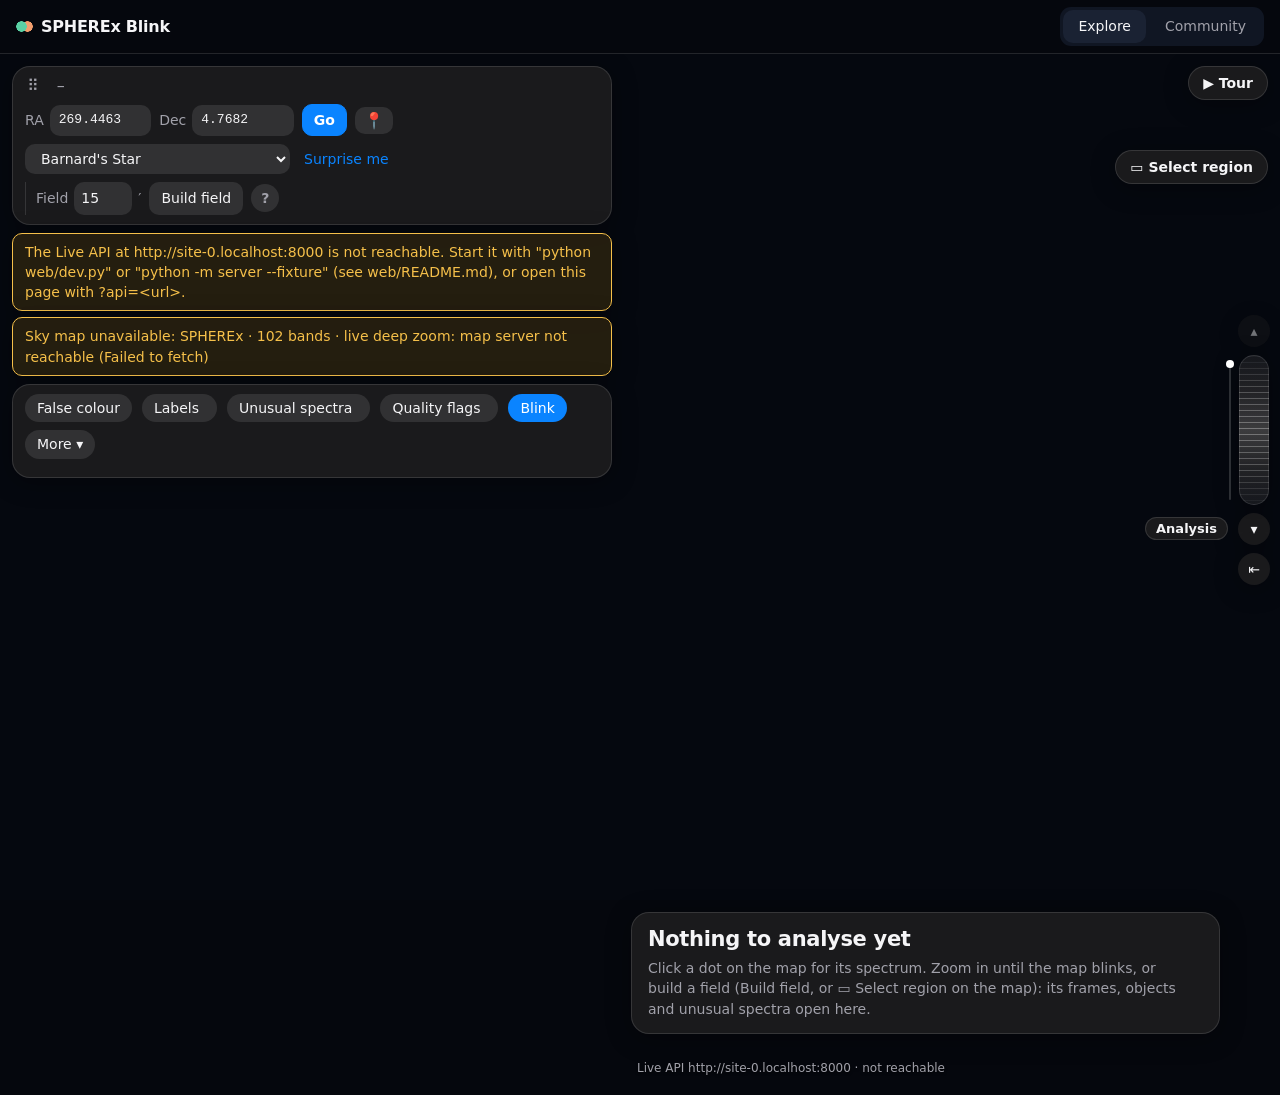
<file: web/index.html>
<!doctype html>
<html lang="en">
<head>
  <meta charset="utf-8">
  <meta name="viewport" content="width=device-width, initial-scale=1">
  <title>SPHEREx Blink</title>
  <link rel="stylesheet" href="style.css">
  <script type="module" src="app.js"></script>
</head>
<body>
  <header class="app-header">
    <h1 class="brand">SPHEREx Blink <a id="build-info" class="build-info" hidden target="_blank" rel="noopener"></a></h1>
    <nav class="workspace-tabs" role="tablist" aria-label="Workspace">
      <button id="workspace-explore" type="button" role="tab" aria-selected="true" aria-controls="explore-workspace">Explore</button>
      <button id="workspace-community" type="button" role="tab" aria-selected="false" aria-controls="community" tabindex="-1">Community</button>
    </nav>
  </header>
  <div id="explore-workspace" role="tabpanel" aria-labelledby="workspace-explore">
  <!-- T124: the sky map stays behind the whole page (fixed); everything else floats over it as panels.
       First screen: the controls (hud.js: drag a panel by its grip). Scrolling (the thumbwheel on the right
       edge, wheel.js; the mouse wheel over the map zooms the map) brings up the analysis panels. -->
  <section id="explore" class="mapstage" aria-label="Sky map">
    <div id="sky" class="sky-stage" aria-label="Sky map: drag to move, scroll or pinch to zoom, double-click to zoom in"></div>

    <div class="hud-dock">
      <!-- Go centres the map and selects the analysis position; Build field uses the chosen field size. -->
      <div class="hud" data-hud="field">
        <header class="hud-panel search">
          <form id="field-form" class="field-form" autocomplete="off" aria-describedby="form-tip-text">
            <label title="Right ascension: decimal degrees (133.795) or hours (08h55m10.8s, 08:55:10.8)">RA
              <input name="ra" type="text" required placeholder="08h55m10.8s or 133.795" spellcheck="false"></label>
            <label title="Declination: decimal degrees (-7.245) or -7d14m42.5s, -07:14:42.5">Dec
              <input name="dec" type="text" required placeholder="-7d14m42.5s or -7.245" spellcheck="false"></label>
            <button type="button" id="go-btn" class="primary" title="Centre the map and analyse this position">Go</button>
            <button type="button" id="pin-btn" aria-pressed="false"
                    title="Pick a position for spectrum and region analysis (Esc cancels)">📍</button>
            <select id="preset" aria-label="Test fields" title="The five test fields named in the challenge, and more fields where something moves" hidden>
              <option value="">Test fields…</option>
            </select>
            <button type="button" id="surprise" class="link" title="A random field where something moves" hidden>Surprise me</button>
            <span class="build">
              <label title="Side of the square field, 5–210 arcmin. Larger fields catch faster movers but take longer to build.">Field
                <input name="size" type="number" min="5" max="210" step="1" value="15" required> ′</label>
              <button type="submit" id="show-btn"
                      title="Build this field from the SPHEREx images: its frames, objects and spectra open in the analysis">Build field</button>
            </span>
            <button type="button" id="form-help" class="help-btn" aria-controls="form-tip" aria-expanded="false"
                    title="How to enter coordinates">?</button>
            <!-- RA/Dec help bubble (T29): the ? button, or ?tip=1 in the URL -->
            <div id="form-tip" class="form-tip" role="note" hidden>
              <span class="form-tip-icon" aria-hidden="true">i</span>
              <p id="form-tip-text">
                <strong>Choose any patch of sky.</strong> RA and Dec in decimal degrees (133.795, -7.245) or
                sexagesimal (08h55m10.8s, -7d14m42.5s), a field of view of 5–210 arcmin, or a test field.
                Then press <strong>Build field</strong>.
              </p>
              <button type="button" id="form-tip-close" class="form-tip-close">Got it</button>
            </div>
          </form>
          <!-- offline mode (?data=<folder>): pick from a static index.json -->
          <label id="picker" class="picker" hidden>Target
            <select id="target-select"></select>
          </label>
          <span id="synthetic-badge" class="badge badge-synthetic" hidden>Synthetic data · not SPHEREx</span>
        </header>

        <section id="job" class="hud-panel job" hidden aria-live="polite">
          <div class="job-head">
            <strong id="job-title">Building field…</strong>
            <span id="job-elapsed" class="muted"></span>
            <button id="job-cancel" type="button" class="link">Stop waiting</button>
          </div>
          <progress id="job-progress"></progress>
          <p id="job-message" class="muted small"></p>
        </section>

        <div id="messages" class="messages" role="status" aria-live="polite"></div>
        <p id="pick-why" class="pick-why hud-panel small" hidden></p>
      </div>

      <!-- what the map shows: band, layers, what blinks -->
      <div class="hud" data-hud="view">
        <div class="hud-panel hud-stack">
          <div class="hud-row">
            <label id="explore-band-box" class="band" hidden title="SPHEREx has 102 spectral channels; pick one">Band
              <input id="explore-band" type="range" min="0" max="101" step="1" value="0">
              <input id="explore-band-lam" type="text" inputmode="decimal" list="lam-features" placeholder="µm" size="6"
                     title="Type a wavelength in µm: the map jumps to the closest of the 102 channels" aria-label="Band wavelength in µm">
              <output id="explore-band-out" class="small"></output></label>
          </div>
          <div class="hud-row">
            <label title="False colour of all bands: blue = 0.75–1.62 µm (detectors 1+2), green = 1.63–3.82 µm (3+4), red = 3.83–5.0 µm (5+6). Zoomed in, the detail comes from the band on the slider, the colour from all bands">
              <input id="band-colour" type="checkbox"> False colour</label>
            <label title="Names of catalogued stars and objects in the field (SIMBAD, Gaia DR3)">
              <input id="labels-toggle" type="checkbox"> Labels <span id="labels-note" class="muted small"></span></label>
            <label title="On: the map blinks by itself between the dates SPHEREx imaged this spot. Off: it stands still; click a date to show that one">
              <input id="blink-on" type="checkbox" checked> Blink</label>
            <details class="more">
              <summary>More</summary>
              <div class="more-list">
                <label title="The base map. Another survey (2MASS, AllWISE) shows without the blinking layers over it">Map
                  <select id="explore-survey"></select></label>
                <label id="tiles-box" hidden
                       title="Where the live deep-zoom tiles are computed. balanced: here and on the cloud VM next to the SPHEREx bucket, more to whichever is faster; local: only here; US VM: only there">Tiles
                  <select id="tiles-mode"><option value="balanced">balanced</option><option value="local">local</option><option value="remote">US VM</option></select></label>
                <label title="Tile outlines (green sharp, yellow still blurry, red no tile), zoom level and loading state">
                  <input id="sky-debug" type="checkbox"> Tile outlines</label>
              </div>
            </details>
          </div>
          <div class="hud-row">
            <span id="blink-status" class="muted small" title="What blinks is chosen by itself: from level 6 the survey passes (SPHEREx's 6-month all-sky passes); at level 7, after resting on one spot, that spot's field epochs (aligned single frames, with traces and detections of moving objects; built in the background)."></span>
            <span id="blink-passes" class="explore-epochs" hidden></span>
            <span id="explore-epochs" class="explore-epochs" hidden></span>
            <!-- T93/T96/T108: chemistry maps of the shown field (feature minus continuum), chemistry.js -->
            <details id="chem-box" class="chem-pick" hidden>
              <summary title="Where in this field chemical features absorb or emit: the image at their wavelength minus the neighbouring wavelengths. Tick one for a grey map, more for one colour picture">Chemistry: <span id="chem-summary">off</span></summary>
              <div id="chem-list" class="chem-list" role="group" aria-label="Chemical features">
                <p id="chem-hint" class="muted small"></p>
                <button id="chem-clear" type="button" class="link small" hidden>Clear</button>
              </div>
            </details>
          </div>
        </div>
        <p id="chem-note" class="hud-panel small chem-note" role="status" aria-live="polite" hidden></p>
        <span id="objects-hud-note" class="hud-panel muted small"></span>
      </div>
    </div>

    <!-- where the cursor (or the view centre) is, and north up -->
    <div class="map-readout hud-panel">
      <span id="map-pos"></span>
      <button id="sky-north" type="button" class="link" title="North up (key N). Dragging over a pole can turn the picture.">N↑</button>
    </div>
  </section>

  <datalist id="lam-features"></datalist>

  <!-- the analysis: floats over the map; the spectrum of a map click and the unusual spectra are placed
       right after #analysis-top by photometry.js and outliers.js -->
  <div id="analysis" class="deck" aria-label="Analysis">
    <div id="analysis-top" hidden></div>

    <section id="deck-empty" class="panel deck-empty">
      <h2>Nothing to analyse yet</h2>
      <p class="muted">Click a dot on the map for its spectrum. Zoom in until the map blinks, or build a field (Build field, or ▭ Select region on the map):
        its frames, objects and unusual spectra open here.</p>
    </section>

    <main class="layout">
      <section class="viewer panel" aria-label="Field and frames">
        <div id="empty" class="empty">
          <h2>Pick a patch of sky</h2>
          <p id="empty-default" hidden>The form is filled in with
            <strong id="empty-default-name"></strong><span id="empty-default-kind"></span>.
            Press <strong>Build field</strong> to load it.</p>
          <p class="muted">The first request for a field builds it from SPHEREx data and can take a minute or
            two; later requests come from the cache.</p>
        </div>

        <div id="viewer-body" hidden>
          <div class="target-head">
            <div>
              <h2 id="target-name"></h2>
              <p id="target-meta" class="muted"></p>
              <!-- T64: newer SPHEREx data since this field was built -->
              <p id="target-updates" class="target-updates small" hidden><span id="target-updates-text"></span>
                <button id="target-updates-rebuild" type="button" class="link" hidden>Rebuild now</button></p>
              <p id="objects-summary" class="objects-summary"></p>
            </div>
            <div class="target-actions">
              <button id="btn-copy" type="button" class="link" title="Copy a link to this field">Copy link</button>
              <button id="btn-rebuild" type="button" class="link" title="Rebuild from IRSA to pick up new data">Rebuild</button>
            </div>
          </div>

          <div id="stage" class="stage">
            <div id="frame-stack" class="frame-stack"></div>
            <!-- detections / known objects (T13); pixel coords per CONTRACTS -->
            <svg id="overlay" class="overlay" aria-hidden="true"></svg>
            <div id="stage-label" class="stage-label"></div>
            <div id="stage-diff-label" class="stage-label stage-diff-label" hidden></div>
            <div id="stage-stack-label" class="stage-label stage-diff-label" hidden></div>
            <div id="stage-error" class="stage-error" hidden></div>
            <!-- T49: while "Measure a star" is on, a click here measures that spot -->
            <div id="ph-catcher" class="ph-catcher" hidden title="Click a star to measure it (Esc cancels)"></div>
            <div id="stage-watermark" class="stage-watermark" hidden>SYNTHETIC · NOT SPHEREx DATA</div>
          </div>

          <div class="controls">
            <button id="btn-a" type="button" class="slot slot-a" title="Show frame A">A</button>
            <button id="btn-play" type="button" class="play" aria-pressed="false" title="Blink A/B (Space)">▶ Blink</button>
            <button id="btn-b" type="button" class="slot slot-b" title="Show frame B">B</button>
            <button id="btn-diff" type="button" class="diff-btn" aria-pressed="false"
                    title="Show A − B: steady stars cancel, movers show as a white/black pair (D)">A − B</button>
            <label class="stack-pick" title="Add frames together so faint sources stand out: all detectors of the shown frame's epoch, its detector over all epochs, or shifted along an object or a guessed motion">Stack
              <select id="stack-mode">
                <option value="off">off</option>
                <option value="epoch">per epoch</option>
                <option value="detector">per detector</option>
                <option value="object">along the selected object</option>
                <option value="motion">along a guessed motion</option>
              </select></label>
            <span id="stack-motion" class="stack-motion" hidden>
              <input id="stack-rate" type="number" min="0.01" max="3600" step="0.05" value="0.25" aria-label="Guessed rate in arcseconds per hour">″/h
              toward <input id="stack-pa" type="number" min="0" max="360" step="5" value="90" aria-label="Guessed direction in degrees east of north">°
            </span>
            <button id="btn-film" type="button" class="play" aria-pressed="false"
                    title="Play the frames one after another, like a short film (P)">▶ Play all</button>
            <select id="film-mode" aria-label="What Play all shows" title="All frames inside the wavelength filter, or one frame per epoch at the wavelength closest to A">
              <option value="all">all frames</option>
              <option value="epoch">1 per epoch, A's λ</option>
            </select>
            <label class="speed">Interval
              <input id="speed" type="range" min="100" max="2000" step="50" value="500">
              <output id="speed-out" for="speed">500 ms</output>
            </label>
          </div>
          <p id="diff-note" class="diff-note muted small" hidden></p>
          <p id="stack-note" class="diff-note muted small" hidden></p>
          <!-- T12: compare at the same wavelength: SPHEREx sees each spot at a different wavelength on every visit -->
          <div class="compare" role="group" aria-label="Wavelength filter and matching">
            <label class="lam">λ
              <input id="lam-min" type="number" step="0.01" min="0.5" max="5.5" placeholder="min" aria-label="Minimum wavelength in µm">
              –
              <input id="lam-max" type="number" step="0.01" min="0.5" max="5.5" placeholder="max" aria-label="Maximum wavelength in µm">
              µm</label>
            <label id="det-wrap" hidden>Detector <select id="det-filter"></select></label>
            <button id="lam-reset" type="button" class="link" hidden>All frames</button>
            <span id="filter-count" class="muted small"></span>
            <button id="btn-match" type="button" title="Set B to the frame from another epoch at the closest wavelength to A (M)">Match B to A's λ</button>
            <label class="lam-at" title="Type a wavelength (µm): A and B become the frames closest to it in the earliest and the latest epoch">Frames at
              <input id="lam-at" type="text" inputmode="decimal" list="lam-features" placeholder="e.g. 2.17" size="7" aria-label="Show frames at this wavelength, in µm"> µm</label>
            <span id="lam-at-note" class="muted small" aria-live="polite"></span>
            <label id="pair-wrap" hidden>Matched pairs <select id="pair-select"></select></label>
          </div>

          <div id="timeline" class="timeline"></div>
          <p class="tl-legend muted small">
            <span class="tl-key tl-key-dot"></span> frame
            <span class="tl-key tl-key-a"></span> A
            <span class="tl-key tl-key-b"></span> B
            <span class="tl-key tl-key-shown"></span> shown ·
            one panel per epoch, height = wavelength
          </p>

          <!-- T49: light curves and spectra on the fly (Live API, real SPHEREx fields only) -->
          <section id="photometry" class="photometry" aria-labelledby="ph-title" hidden>
            <div class="ph-head">
              <h3 id="ph-title">Brightness at this spot</h3>
              <button id="ph-measure" type="button" aria-pressed="false" title="Then click a position on the field image">Choose another spot</button>
              <button id="ph-centre" type="button" class="link">Use field centre</button>
              <span id="ph-status" class="muted small"></span>
            </div>
            <div id="ph-body"></div>
          </section>

          <p class="hint muted">
            <kbd>Space</kbd> blink · <kbd>P</kbd> play · <kbd>X</kbd> flip A/B · <kbd>M</kbd> match λ · <kbd>D</kbd> A − B ·
            <kbd>←</kbd>/<kbd>→</kbd> step · <span class="nodata-swatch" aria-hidden="true"></span> no data
          </p>
        </div>
      </section>

      <aside id="side" class="side" hidden>
        <section class="panel">
          <h3>Shown frame</h3>
          <dl id="frame-info" class="info"></dl>
        </section>

        <section class="panel" aria-labelledby="objects-title">
          <h3 id="objects-title">Objects <span id="objects-count" class="muted"></span></h3>
          <label id="objects-artifacts" class="small muted objects-toggle" hidden>
            <input id="objects-show-artifacts" type="checkbox"><span>show artifacts (<span id="objects-artifacts-n">0</span>)</span>
          </label>
          <p id="objects-note" class="muted small"></p>
          <ul id="objects-list" class="objects"></ul>
        </section>

        <section class="panel">
          <h3>Frames <span id="frame-count" class="muted"></span></h3>
          <div class="table-wrap">
            <table id="frame-table" class="frames">
              <thead>
                <tr>
                  <th title="Blink slot A">A</th>
                  <th title="Blink slot B">B</th>
                  <th>Frame</th>
                  <th>Time (UTC)</th>
                  <th title="Survey epoch">Ep.</th>
                  <th title="Wavelength at target centre">λ µm</th>
                  <th title="Detector">Det.</th>
                </tr>
              </thead>
              <tbody></tbody>
            </table>
          </div>
        </section>

        <details class="panel" id="provenance">
          <summary>Provenance</summary>
          <ul id="provenance-list" class="provenance"></ul>
        </details>
      </aside>
    </main>

    <footer class="footer muted small">
      <span id="source-info">–</span>
    </footer>
  </div>

  <!-- T124: the thumbwheel (wheel.js): roll the mouse wheel over it or drag it to scroll the page; the
       arrows jump to the map and to the analysis -->
  <nav id="wheel" class="wheel at-top" aria-label="Scroll between the map and the analysis">
    <button id="wheel-up" type="button" class="wheel-btn" title="Back to the map" aria-label="Back to the map">▴</button>
    <div id="wheel-knob" class="wheel-knob" role="scrollbar" tabindex="0" aria-controls="analysis" aria-orientation="vertical"
         aria-valuemin="0" aria-valuemax="100" aria-valuenow="0" aria-label="Page position"
         title="Roll the mouse wheel here, or drag, to scroll to the analysis"></div>
    <button id="wheel-down" type="button" class="wheel-btn" title="To the analysis" aria-label="To the analysis">▾</button>
    <span class="wheel-tag" aria-hidden="true">Analysis</span>
    <button id="wheel-wide" type="button" class="wheel-btn wheel-wide" aria-pressed="false"
            title="Wider analysis panels" aria-label="Wider analysis panels">⇤</button>
  </nav>
  </div>
</body>
</html>
</file>
<file: web/style.css>
/* SPHEREx Blink. T124: the sky map is the page's background (fixed); controls and analysis float over
   it as glass panels. Sections: tokens · base · controls · map screen (HUD) · thumbwheel · analysis deck ·
   frame tools · charts (timeline, spectra, unusual spectra) · overlays (tour, discussion) · no-map page. */

:root {
  --bg: #05070d;                         /* the sky behind everything */
  --panel: #101623;                      /* chart backgrounds, solid cards */
  --panel-2: #1a2233;                    /* inputs, wells, hovered rows */
  --glass: rgb(28 28 30 / 0.96);         /* floating panels over the map: solid, no frosted glass */
  --border: rgb(255 255 255 / 0.12);
  --text: #f5f5f7;
  --muted: #a1a1aa;
  --accent: #0a84ff;                     /* system blue, dark appearance */
  --slot-a: #5ad1a4;
  --slot-b: #f29e6d;
  --warn: #f5c04a;
  --error: #ff6b6b;
  --synthetic: #ffb020;
  --nodata-1: #1a1e28;
  --nodata-2: #10131a;
  --r-panel: 18px;                       /* panels */
  --r-ctl: 10px;                          /* buttons, inputs */
  --lift: 0 4px 24px rgb(0 0 0 / 0.35);
  --blur: none;
  --font-ui: -apple-system, BlinkMacSystemFont, "SF Pro Text", "Segoe UI Variable Text", "Segoe UI", system-ui, "Helvetica Neue", Roboto, sans-serif;
  /* titles and readouts: the same system family at display size */
  --font-din: -apple-system, BlinkMacSystemFont, "SF Pro Display", "Segoe UI Variable Display", "Segoe UI", system-ui, "Helvetica Neue", Roboto, sans-serif;
  --wheel-lane: 56px;                    /* room the thumbwheel keeps on the right edge */
  color-scheme: dark;
  accent-color: var(--accent);
}

* { box-sizing: border-box; }
[hidden] { display: none !important; }

body {
  margin: 0;
  background: var(--bg);
  color: var(--text);
  font: 14px/1.45 var(--font-ui);
}
/* the thumbwheel is the page's scroll control while the map is there */
:root:not(:has(body.no-map)) { scrollbar-width: none; }
:root:not(:has(body.no-map))::-webkit-scrollbar { display: none; }

h1, h2, h3 { margin: 0; font-family: var(--font-din); font-weight: 600; letter-spacing: -0.015em; }
h2 { font-size: 21px; line-height: 1.2; }
h3 { font-size: 15px; margin-bottom: 8px; }

.muted { color: var(--muted); }
.small { font-size: 12px; }
code, kbd { font-family: ui-monospace, "SF Mono", Menlo, Consolas, monospace; font-size: 12px; }
kbd { border: 1px solid var(--border); border-radius: 4px; padding: 0 4px; background: var(--panel-2); }
a { color: var(--accent); }

/* ---------- controls ---------- */
select, button, input[type="text"], input[type="number"], textarea {
  font: inherit; color: var(--text); background: rgb(255 255 255 / 0.10);
  border: 1px solid transparent; border-radius: var(--r-ctl); padding: 5px 11px;
  transition: background-color 0.15s ease, border-color 0.15s ease;
}
select { max-width: 60vw; }
select option, select optgroup { background: var(--panel); color: var(--text); }
button { cursor: pointer; }
button:disabled { opacity: 0.45; cursor: default; }
button:hover:not(:disabled):not(.link):not(.primary), select:hover { background: rgb(255 255 255 / 0.17); }
button:focus-visible, select:focus-visible, input:focus-visible, summary:focus-visible, textarea:focus-visible,
[tabindex]:focus-visible { outline: 2px solid var(--accent); outline-offset: 1px; }
button.primary { background: var(--accent); color: #fff; border-color: var(--accent); font-weight: 600; }
button.link { background: none; border: none; color: var(--accent); padding: 4px 6px; }
button.link:hover:not(:disabled) { text-decoration: underline; }
button:where([aria-pressed="true"]:not(.link)) { background: var(--accent); color: #fff; border-color: var(--accent); }

.badge { font-size: 12px; font-weight: 700; padding: 3px 10px; border-radius: 999px; }
.badge-synthetic { background: var(--synthetic); color: #1a1200; }
.badge-small { font-size: 10px; padding: 1px 6px; vertical-align: 1px; }

/* a floating panel: the map's panels (.hud-panel) and the analysis panels (.panel) */
.hud-panel, .panel {
  background: var(--glass); border: 1px solid var(--border); border-radius: var(--r-panel);
  box-shadow: var(--lift); backdrop-filter: var(--blur); -webkit-backdrop-filter: var(--blur);
}
.panel { padding: 14px 16px; min-width: 0; }
.panel p { margin: 0 0 8px; }
details.panel summary { cursor: pointer; font: 600 15px var(--font-din); }

/* ---------- messages, build progress ---------- */
.messages:empty { display: none; }
.messages { display: grid; gap: 6px; }
.msg { padding: 8px 12px; border-radius: 10px; border: 1px solid; box-shadow: var(--lift);
  backdrop-filter: var(--blur); -webkit-backdrop-filter: var(--blur); }
.msg-error { border-color: var(--error); color: var(--error); background: rgb(42 18 21 / 0.88); }
.msg-warn { border-color: var(--warn); color: var(--warn); background: rgb(42 34 16 / 0.88); }

.job { padding: 10px 12px; border-color: var(--accent); min-width: min(360px, 100%); }
.job-head { display: flex; flex-wrap: wrap; align-items: baseline; gap: 4px 12px; }
.job-head .link { margin-left: auto; }
.job progress { width: 100%; height: 6px; margin-top: 8px; }
.job p { margin: 6px 0 0; overflow-wrap: anywhere; }
#job-elapsed { font-variant-numeric: tabular-nums; }

/* ---------- the map screen ---------- */
/* #sky is fixed behind the page. .mapstage is the first screen: one viewport of free map, with the panels
   over it. Docks and groups let drags through to the map; only the panels catch the mouse. */
.mapstage { position: relative; height: 100vh; height: 100dvh; }
.mapstage[hidden] { display: none; }
.sky-stage { position: fixed; inset: 0; z-index: 0; overflow: hidden; background: var(--bg); }
.sky-stage canvas { position: absolute; inset: 0; width: 100%; height: 100%; display: block; }
.sky-stage .sky-gl { cursor: grab; outline: none; }
.sky-stage .sky-gl:active { cursor: grabbing; }

.hud-dock { position: absolute; left: 12px; top: 12px; z-index: 10; display: flex; flex-direction: column; align-items: flex-start;
  gap: 8px; max-width: min(600px, calc(100vw - 24px)); pointer-events: none; }
.hud { display: flex; flex-direction: column; align-items: flex-start; gap: 8px; max-width: 100%;
  pointer-events: none; margin: 0; }
.hud > * { pointer-events: auto; }
.hud-moved { position: absolute; z-index: 11; max-width: none; }
.hud-panel { padding: 9px 12px; }
.hud-panel:empty, .hud-row:not(:has(> :not([hidden]):not(.hud-grip, .hud-fold))) { display: none; }   /* nothing to show yet */
/* drag handles (hud.js): the grip, or any empty part of a panel, moves its group */
.hud[data-hud] .hud-panel { cursor: grab; touch-action: none; }
.hud-panel input, .hud-panel select, .hud-panel button, .hud-panel label, .hud-panel output { cursor: auto; }
.hud-panel button, .hud-panel select, .hud-panel label, .hud-panel summary { cursor: pointer; }
.hud-grip { cursor: grab !important; background: none; border: none; padding: 0 2px; margin-right: -4px;
  color: var(--muted); font-size: 16px; line-height: 1; letter-spacing: -1px; user-select: none; touch-action: none; }
.hud-grip:hover { color: var(--text); }
.hud-dragging, .hud-dragging .hud-panel, .hud-dragging .hud-grip { cursor: grabbing !important; }
/* T137: folding a group (hud.js): the – after the grip; folded, only its tab (⠿ + name) and its status stay */
.hud-fold, .hud-unfold { background: none; border: none; color: var(--muted); font: inherit; line-height: 1;
  padding: 2px 5px; border-radius: 6px; }
.hud-fold { font-size: 16px; margin-left: 2px; }
.hud-fold:hover, .hud-unfold:hover { color: var(--text); }
.hud-tab { display: flex; align-items: center; gap: 6px; padding: 6px 10px; }
.hud:not(.hud-folded) > .hud-tab, .hud-folded > :not(.hud-tab, .messages, .job) { display: none !important; }
.hud-dragging .hud-panel { box-shadow: 0 1px 0 rgb(255 255 255 / 0.06) inset, 0 20px 48px rgb(0 0 0 / 0.65); }
.hud-row { display: flex; flex-wrap: wrap; align-items: center; gap: 8px 10px; }
.hud-row label { display: inline-flex; align-items: center; gap: 6px; }
.hud-stack { display: flex; flex-direction: column; align-items: stretch; gap: 9px; }
/* switches as chips: lit while on */
.hud-row > label:has(> input[type="checkbox"]) { position: relative; padding: 3px 11px; border-radius: 999px;
  border: 1px solid transparent; background: rgb(255 255 255 / 0.10); color: var(--text); user-select: none; }
.hud-row > label > input[type="checkbox"] { position: absolute; inset: 0; width: 100%; height: 100%; margin: 0; opacity: 0; cursor: pointer; }
.hud-row > label:has(> input[type="checkbox"]):hover { background: rgb(255 255 255 / 0.17); }
.hud-row > label:has(> input[type="checkbox"]:checked) { color: #fff; background: var(--accent); }
.hud-row > label:has(> input[type="checkbox"]:checked) .muted { color: rgb(255 255 255 / 0.8); }
.hud-row > label:has(> input[type="checkbox"]:focus-visible) { outline: 2px solid var(--accent); outline-offset: 1px; }
.band { flex: 1 1 100%; flex-wrap: wrap; }
.band input[type="range"] { flex: 1 1 120px; min-width: 90px; }
#explore-band-lam, #lam-at { width: 6.5em; font-variant-numeric: tabular-nums; }

/* where: wordmark + the one coordinate form */
.search { display: flex; flex-wrap: wrap; align-items: center; gap: 8px 14px; }
.brand { display: inline-flex; align-items: center; gap: 8px; font-size: 16px; white-space: nowrap; }
.brand::before { content: ""; width: 17px; height: 11px; flex: none;   /* the two blink slots, A over B */
  background: radial-gradient(circle at 5.5px 50%, var(--slot-a) 0 5px, transparent 5.5px),
              radial-gradient(circle at 11.5px 50%, var(--slot-b) 0 5px, transparent 5.5px); }
.field-form { position: relative; display: flex; flex-wrap: wrap; align-items: center; gap: 8px; }
.field-form label { display: flex; align-items: center; gap: 6px; color: var(--muted); }
.field-form input[type="text"] { width: 13ch; font-family: ui-monospace, "SF Mono", Menlo, Consolas, monospace; font-size: 13px; padding: 5px 8px; }
.field-form input[type="number"] { width: 6.5ch; padding: 5px 6px; }
.field-form input:invalid:not(:placeholder-shown) { border-color: var(--error); }
.build { display: inline-flex; align-items: center; gap: 8px; padding-left: 10px; border-left: 1px solid var(--border); }
.picker { display: flex; align-items: center; gap: 8px; color: var(--muted); }
#pin-btn { padding: 3px 8px; font-size: 16px; line-height: 1.2; }
.help-btn { width: 28px; height: 28px; padding: 0; border-radius: 50%; font-weight: 700; color: var(--muted); }
.help-btn[aria-expanded="true"] { color: var(--text); border-color: var(--accent); }
/* RA/Dec help bubble (T29); positioned by app.js */
.form-tip {
  position: absolute; z-index: 20; top: 0; left: 0;
  display: flex; flex-wrap: wrap; align-items: flex-start; gap: 8px 10px;
  width: min(380px, calc(100vw - 32px)); padding: 10px 12px; border-radius: 10px;
  background: #2b3140; color: #fff; border: 1px solid #4c5568;
  box-shadow: 0 8px 24px rgb(0 0 0 / 0.55); font-size: 13px; line-height: 1.45;
}
.form-tip::before {
  content: ""; position: absolute; top: -7px; left: var(--arrow-x, 20px);
  width: 12px; height: 12px; background: inherit; transform: rotate(45deg);
  border-left: 1px solid #4c5568; border-top: 1px solid #4c5568;
}
.form-tip-icon {
  flex: none; width: 22px; height: 22px; border-radius: 4px; display: grid; place-items: center;
  background: var(--accent); color: #fff; font: 700 14px/1 Georgia, serif; font-style: italic;
}
.form-tip p { flex: 1 1 calc(100% - 40px); margin: 0; min-width: 0; }   /* the button wraps below */
.form-tip-close { margin-left: auto; padding: 3px 10px; font-size: 12px; }
/* T65: why a quick pick is interesting */
.pick-why { margin: 0; max-width: 520px; border-left: 3px solid var(--accent); color: var(--muted); }
.pick-why strong { color: var(--text); }

/* "More": base map, tiles, tile outlines */
.more { position: relative; }
.more > summary, .chem-pick > summary { cursor: pointer; list-style: none; white-space: nowrap; padding: 3px 11px;
  border: 1px solid transparent; border-radius: 999px; background: rgb(255 255 255 / 0.10); }
.more > summary::-webkit-details-marker, .chem-pick > summary::-webkit-details-marker { display: none; }
.more > summary::after, .chem-pick > summary::after { content: " ▾"; }
.more[open] > summary::after, .chem-pick[open] > summary::after { content: " ▴"; }
.more[open] > summary, .chem-pick[open] > summary, .more > summary:hover, .chem-pick > summary:hover { background: rgb(255 255 255 / 0.17); }
.more-list, .chem-list { position: absolute; z-index: 20; top: calc(100% + 6px); left: 0; display: flex; flex-direction: column;
  min-width: 240px; padding: 10px 12px; background: rgb(36 38 46 / 0.96); border: 1px solid var(--border); border-radius: 10px;
  box-shadow: 0 10px 28px rgb(0 0 0 / 0.55); }
.more-list { gap: 8px; }
.more-list label { justify-content: space-between; white-space: nowrap; color: var(--muted); }
.more-list select { max-width: 260px; }
/* an open list lies over the panels below it (each glass panel is a stacking context of its own, T103) */
.hud-panel:has(.chem-pick[open], .more[open]) { position: relative; z-index: 30; }

/* dates of the survey passes / field epochs; the shown one marked, those still loading dimmed */
.explore-epochs { display: inline-flex; flex-wrap: wrap; align-items: center; gap: 6px; }
.explore-epochs button[aria-pressed="true"] { outline: 2px solid currentColor; }
.pass-label { cursor: pointer; padding: 1px 8px; border-radius: 999px; font-size: 12px; opacity: 0.7; white-space: nowrap;
  border: 1px solid transparent; font-variant-numeric: tabular-nums; }
.pass-label.current { opacity: 1; border-color: currentColor; }
.pass-label.loading { opacity: 0.4; }

/* cursor / centre position, north up: bottom left */
.map-readout { position: absolute; left: 12px; bottom: 12px; z-index: 9; display: flex; align-items: center; gap: 6px;
  padding: 4px 6px 4px 12px; border-radius: 999px; font: 13px var(--font-din); font-variant-numeric: tabular-nums;
  color: var(--muted); max-width: calc(100vw - 24px - var(--wheel-lane)); white-space: nowrap; }
.map-readout #map-pos { overflow: hidden; text-overflow: ellipsis; }
.map-readout:not(:has(#map-pos:not(:empty))) { display: none; }

/* 📍 marker (cursorpin.js): needle tip on the point, RA/Dec under it; fades 5 s after Go / a pick.
   --pin-tip-y: where the needle tip sits in the glyph (fraction of its height from the top) */
.cursor-pin { position: fixed; left: 0; top: 0; z-index: 30; pointer-events: none; will-change: transform;
  --pin-tip-y: 94%; transition: opacity 0.8s ease; }
.cursor-pin-fading { opacity: 0; }
.cursor-pin-icon { position: absolute; left: 0; top: 0; transform: translate(-50%, calc(-1 * var(--pin-tip-y)));
  font-size: 28px; line-height: 1; filter: drop-shadow(0 2px 3px rgb(0 0 0 / 0.7)); }
body.pin-picking .sky-stage canvas { cursor: crosshair !important; }
.cursor-pin-pill { position: absolute; left: 0; top: 6px; transform: translateX(-50%); white-space: nowrap;
  display: flex; flex-direction: column; align-items: center; padding: 3px 9px; border-radius: 9px;
  font-size: 12px; line-height: 1.35; font-variant-numeric: tabular-nums;
  background: rgb(36 38 46 / 0.9); border: 1px solid var(--border); color: var(--text);
  box-shadow: 0 3px 10px rgb(0 0 0 / 0.5); }
/* hover card of the map names (skylabels.js) */
.paths-tip {
  position: absolute; z-index: 5; max-width: 300px; padding: 8px 10px; border-radius: 10px;
  background: rgb(36 38 46 / 0.94); border: 1px solid var(--border); color: var(--text);
  font-size: 12px; line-height: 1.4; pointer-events: auto; box-shadow: 0 4px 14px rgb(0 0 0 / 0.45);
}
.paths-tip strong { display: block; font-size: 13px; margin-bottom: 4px; color: #ffe2a8; }
.paths-tip dl { display: grid; grid-template-columns: auto 1fr; gap: 2px 10px; margin: 0; }
.paths-tip dt { color: var(--muted); }
.paths-tip dd { margin: 0; font-variant-numeric: tabular-nums; overflow-wrap: anywhere; }
.paths-tip-foot { display: flex; justify-content: space-between; gap: 12px; margin-top: 6px; font-size: 11px; }

/* buttons on the map, top right: tour (T92), discussion (T120) */
.tour-start, .community-btn { position: absolute; right: 12px; z-index: 7; background: var(--glass); color: var(--text);
  border: 1px solid var(--border); border-radius: 999px; padding: 6px 14px; font-weight: 600; box-shadow: var(--lift);
  backdrop-filter: var(--blur); -webkit-backdrop-filter: var(--blur); }
.tour-start { top: 12px; }
.community-btn { top: 54px; }

/* ---------- the thumbwheel (wheel.js) ---------- */
.wheel { position: fixed; right: 10px; top: 50%; transform: translateY(-50%); z-index: 40;
  display: flex; flex-direction: column; align-items: center; gap: 8px; }
.wheel-btn { width: 32px; height: 32px; padding: 0; border-radius: 50%; display: grid; place-items: center; line-height: 1;
  background: var(--glass); box-shadow: var(--lift); backdrop-filter: var(--blur); -webkit-backdrop-filter: var(--blur); }
/* a knurled wheel seen edge-on: the ridges roll with the page (--roll, px), the shading makes it round */
.wheel-knob { position: relative; width: 30px; height: 150px; border-radius: 15px; cursor: ns-resize; touch-action: none;
  border: 1px solid var(--border);
  background:
    linear-gradient(180deg, rgb(20 22 28 / 0.9) 0%, rgb(20 22 28 / 0.25) 24%, rgb(255 255 255 / 0.10) 50%, rgb(20 22 28 / 0.25) 76%, rgb(20 22 28 / 0.9) 100%),
    repeating-linear-gradient(180deg, rgb(255 255 255 / 0.34) 0 1px, rgb(255 255 255 / 0.05) 1px 6px),
    var(--glass);
  background-position: 0 0, 0 var(--roll, 0px), 0 0;
  box-shadow: var(--lift); backdrop-filter: var(--blur); -webkit-backdrop-filter: var(--blur); }
.wheel-knob:hover, .wheel-knob.rolling { border-color: rgb(255 255 255 / 0.4); }
/* how far down the page is: a mark travelling along the wheel's left side (--p: 0 map … 1 end) */
.wheel-knob::before { content: ""; position: absolute; left: -11px; top: 4px; bottom: 4px; width: 2px; border-radius: 1px;
  background: rgb(255 255 255 / 0.16); }
.wheel-knob::after { content: ""; position: absolute; left: -14px; width: 8px; height: 8px; border-radius: 50%;
  top: calc(4px + var(--p, 0) * (100% - 16px)); background: #fff; }
.wheel-tag { position: absolute; right: calc(100% + 10px); top: calc(32px + 8px + 150px + 8px + 4px); padding: 3px 10px;
  border-radius: 999px; background: var(--glass); border: 1px solid var(--border); font: 600 13px var(--font-din);
  white-space: nowrap; pointer-events: none; opacity: 0; transition: opacity 0.2s ease; }
.wheel.at-top .wheel-tag { opacity: 1; }
.wheel-wide { display: none; }
body.no-map .wheel { display: none; }

/* ---------- the analysis: panels over the map ---------- */
.deck { position: relative; z-index: 20; container: deck / inline-size; display: grid; grid-template-columns: minmax(0, 1fr);
  gap: 12px; align-content: start;
  margin: 0 var(--wheel-lane) 0 12px; padding: 12px 0 16px; pointer-events: none; }
.deck > *, .layout > *, .side > * { pointer-events: auto; min-width: 0; }
.deck > .layout, .layout > .side { pointer-events: none; }
.deck > .photometry, .deck > .outliers { margin: 0; }
.deck-empty h2 { margin-bottom: 6px; }
.deck-empty p { margin: 0; max-width: 60ch; }
body:not(.map-only) .deck-empty,
.deck:has(> #photometry:not([hidden]), > #outliers:not([hidden]), #viewer-body:not([hidden])) .deck-empty { display: none; }
.layout { display: grid; grid-template-columns: minmax(0, 1fr); gap: 12px; min-width: 0; }
@container deck (min-width: 940px) {
  .layout { grid-template-columns: minmax(0, 1fr) 380px; }
}
.side { display: grid; grid-template-columns: minmax(0, 1fr); gap: 12px; align-content: start; min-width: 0; }
.footer { padding: 2px 6px; width: fit-content; max-width: 100%; text-shadow: 0 1px 3px #000; overflow-wrap: anywhere; }

/* the field: name, frame tools, timeline, spectrum */
.viewer { min-width: 0; }
body.map-only .viewer:has(> #viewer-body[hidden]) { display: none; }
.target-head { display: flex; justify-content: space-between; align-items: flex-start; gap: 12px; margin-bottom: 10px; }
.target-head h2 { overflow-wrap: anywhere; }
.target-head p { margin: 2px 0 0; }
.target-actions { display: flex; gap: 4px; flex-shrink: 0; }
.target-updates { margin: 4px 0 0; padding: 4px 8px; border-left: 3px solid var(--warn); color: var(--text); }
.target-updates button { margin-left: 6px; }
.empty h2 { margin-bottom: 8px; }
.empty p { margin: 0; max-width: 60ch; }
.empty p + p { margin-top: 8px; }

/* ---------- frame image (?frames=1, offline, ?explore=0) ---------- */
.stage {
  position: relative; width: 100%; max-width: min(100%, 78vh);
  aspect-ratio: var(--ar, 1 / 1);
  border: 1px solid var(--border); border-radius: 6px; overflow: hidden;
  /* hatched background shows through transparent pixels = no data */
  background: repeating-linear-gradient(45deg, var(--nodata-1) 0 6px, var(--nodata-2) 6px 12px);
}
.frame-stack, .frame-stack img, .overlay { position: absolute; inset: 0; width: 100%; height: 100%; }
.frame-stack img { image-rendering: pixelated; visibility: hidden; user-select: none; -webkit-user-drag: none; }
.frame-stack img.shown { visibility: visible; }
.overlay { pointer-events: none; overflow: visible; }
.stage-label {
  position: absolute; top: 8px; left: 8px; right: 8px; width: fit-content; z-index: 1; padding: 3px 8px; border-radius: 4px;
  background: rgb(0 0 0 / 0.75); color: #fff; font: 600 12px ui-monospace, Menlo, Consolas, monospace;
  border-left: 4px solid var(--muted);
}
.stage-label.is-a { border-left-color: var(--slot-a); }
.stage-label.is-b { border-left-color: var(--slot-b); }
.stage-error {
  position: absolute; inset: 0; display: grid; place-items: center; padding: 16px; text-align: center;
  color: var(--error); background: rgb(0 0 0 / 0.6);
}
.stage-watermark {
  position: absolute; left: 0; right: 0; bottom: 0; padding: 4px; text-align: center;
  background: rgb(255 176 32 / 0.85); color: #1a1200; font-weight: 700; font-size: 12px; letter-spacing: 0.08em;
}
/* Map only (default, see app.js): no frame image or what is drawn on it; the frame tools (A/B, blink, A − B,
   play, λ filter, timeline, frame panels) drive the map instead (T81, mapframes.js). ?frames=1 shows it. */
body.map-only #empty, body.map-only #stage, body.map-only #paths-controls, body.map-only #trail-controls,
body.map-only #ph-measure { display: none !important; }
/* T144: a stack is drawn on the frame image, so while one is chosen the map view shows the image (and the objects
   on it, for "along the selected object"). Two classes beat the rule above. */
body.map-only.stack-on #stage { display: block !important; }

/* ---------- frame tools ---------- */
.controls { display: flex; flex-wrap: wrap; align-items: center; gap: 8px; margin-top: 10px; }
.slot { min-width: 44px; font-weight: 700; }
.slot-a { border-left: 4px solid var(--slot-a); }
.slot-b { border-left: 4px solid var(--slot-b); }
.slot.active { background: rgb(125 185 255 / 0.22); }
.play { min-width: 104px; }
.diff-btn { font-weight: 700; }
.speed { display: flex; align-items: center; gap: 8px; color: var(--muted); margin-left: auto; }
.speed output { min-width: 60px; font-variant-numeric: tabular-nums; color: var(--text); }
.hint { margin: 10px 0 0; font-size: 12px; }
.nodata-swatch {
  display: inline-block; width: 12px; height: 12px; vertical-align: -2px; border: 1px solid var(--border);
  background: repeating-linear-gradient(45deg, var(--nodata-1) 0 3px, var(--nodata-2) 3px 6px);
}
.lam-at, .stack-pick, .stack-motion { display: inline-flex; align-items: center; gap: 4px; }
#lam-at-note { flex-basis: 100%; }
#stack-rate, #stack-pa { width: 5em; }
#film-mode { max-width: 15rem; }
/* T43: difference view A − B */
.diff-canvas { position: absolute; inset: 0; width: 100%; height: 100%; image-rendering: pixelated; }
.stage-diff-label { z-index: 2; border-left-color: var(--accent); }
.diff-note { margin: 6px 0 0; display: flex; flex-wrap: wrap; align-items: center; gap: 4px; }
.diff-key { display: inline-block; width: 12px; height: 12px; border: 1px solid var(--border); vertical-align: -2px; }
.diff-white { background: #fff; }
.diff-black { background: #000; }
.diff-grey { background: #808080; }
.diff-nodata { background: rgb(64, 84, 140); }

/* T12: wavelength filter, matching, epoch timeline */
.compare { display: flex; flex-wrap: wrap; align-items: center; gap: 8px 12px; margin-top: 10px; color: var(--muted); }
.compare label { display: flex; align-items: center; gap: 6px; }
.compare input[type="number"] { width: 7ch; padding: 5px 6px; }
.timeline { margin-top: 10px; width: 100%; min-height: 136px; }
.tl-svg { display: block; overflow: visible; }
.tl-panel { fill: var(--panel); stroke: var(--border); stroke-width: 1; }
.tl-grid { stroke: var(--border); stroke-width: 1; opacity: 0.6; }
.tl-axis { fill: var(--muted); font-size: 11px; font-variant-numeric: tabular-nums; }
.tl-title { fill: var(--text); font-size: 11px; font-weight: 600; }
.tl-band { fill: var(--accent); opacity: 0.12; }
.tl-frame { cursor: pointer; }
.tl-hit { fill: transparent; }
.tl-dot { fill: #6da7ec; stroke: var(--panel); stroke-width: 2; paint-order: stroke; pointer-events: none; }   /* the larger .tl-hit takes clicks */
.tl-frame:hover .tl-dot { fill: #9ec5f4; }
.tl-frame.is-a .tl-dot { fill: var(--slot-a); }
.tl-frame.is-b .tl-dot { fill: var(--slot-b); }
.tl-frame.is-shown .tl-dot { r: 6.5; stroke: #fff; stroke-width: 2; }
.tl-frame.is-out { opacity: 0.22; cursor: default; }
.tl-legend { margin: 4px 0 0; }
.tl-key { display: inline-block; width: 10px; height: 10px; border-radius: 50%; vertical-align: -1px; margin-left: 8px; }
.tl-key:first-child { margin-left: 0; }
.tl-key-dot { background: #6da7ec; }
.tl-key-a { background: var(--slot-a); }
.tl-key-b { background: var(--slot-b); }
.tl-key-shown { border: 2px solid #fff; }

/* ---------- side panels: shown frame, objects, frames, provenance ---------- */
.info { display: grid; grid-template-columns: max-content minmax(0, 1fr); gap: 4px 12px; margin: 0; }
.info dt { color: var(--muted); }
.info dd { margin: 0; overflow-wrap: anywhere; font-variant-numeric: tabular-nums; }

.table-wrap { max-height: 420px; overflow: auto; border: 1px solid var(--border); border-radius: 8px; }
table.frames { width: 100%; border-collapse: collapse; font-size: 12px; font-variant-numeric: tabular-nums; }
.frames th, .frames td { padding: 4px 6px; text-align: left; white-space: nowrap; }
.frames th { position: sticky; top: 0; background: var(--panel-2); color: var(--muted); font-weight: 600; }
.frames tbody tr { cursor: pointer; border-top: 1px solid var(--border); }
.frames tbody tr:hover { background: var(--panel-2); }
.frames tbody tr.shown { background: rgb(125 185 255 / 0.2); }
.frames tbody tr.broken td:nth-child(3) { color: var(--error); }
.frames input[type="radio"] { margin: 0; cursor: pointer; }
.frames input[name="slot-a"] { accent-color: var(--slot-a); }
.frames input[name="slot-b"] { accent-color: var(--slot-b); }

.provenance { margin: 8px 0 0; padding-left: 18px; display: grid; gap: 6px; }
.provenance code { overflow-wrap: anywhere; }

/* T13: objects */
.objects-summary { margin: 4px 0 0; font-size: 13px; color: var(--muted); }
.objects-summary:empty { display: none; }
.obj-unknown-text { color: var(--warn); }
.objects-toggle { display: flex; align-items: center; gap: 6px; margin-bottom: 6px; }
.objects { list-style: none; margin: 0; padding: 0; display: grid; gap: 4px; max-height: 280px; overflow: auto; }
.obj-row {
  display: grid; gap: 2px; width: 100%; text-align: left; padding: 6px 8px;
  background: rgb(255 255 255 / 0.05); border: 1px solid transparent; border-radius: var(--r-ctl);
}
.obj-row.is-focus { border-color: var(--warn); }
.obj-line { display: flex; flex-wrap: wrap; align-items: center; gap: 6px; }
.obj-name { font-weight: 600; overflow-wrap: anywhere; }
.obj-sub { overflow-wrap: anywhere; }
.obj-reason { color: var(--text); opacity: 0.85; overflow-wrap: anywhere; }
.obj-chip { font-size: 11px; font-weight: 700; padding: 1px 7px; border-radius: 999px; border: 1px solid; white-space: nowrap; }
.obj-unknown { color: var(--warn); border-color: var(--warn); }
.obj-known { color: var(--slot-a); border-color: var(--slot-a); }
.obj-missed { color: var(--muted); border-color: var(--border); }
.obj-artifact { color: var(--muted); border-color: var(--border); border-style: dashed; }
.focus-ring { fill: none; stroke: var(--warn); stroke-width: 2.5; animation: focus-pulse 1.4s ease-in-out infinite; }
@keyframes focus-pulse { 50% { stroke-opacity: 0.35; } }

/* ---------- T49: spectrum and change over time ---------- */
.photometry { margin-top: 14px; padding-top: 12px; border-top: 1px solid var(--border); }
/* a map click's spectrum sits in the deck as a panel of its own (photometry.js placePanel) */
.deck > .photometry { padding: 14px 16px; border: 1px solid var(--border); border-radius: var(--r-panel); background: var(--glass);
  box-shadow: var(--lift); backdrop-filter: var(--blur); -webkit-backdrop-filter: var(--blur); min-width: 0; }
.ph-head { display: flex; flex-wrap: wrap; align-items: center; gap: 8px 12px; }
.ph-head h3 { margin: 0; }
.photometry h4 { margin: 10px 0 4px; font-size: 13px; font-weight: 600; }
.photometry p { margin: 4px 0; }
.ph-svg { display: block; overflow: visible; }
.ph-panel { fill: var(--panel); stroke: var(--border); }
.ph-grid { stroke: var(--border); opacity: 0.6; }
.ph-zero { stroke: var(--muted); stroke-width: 1.5; }
.ph-axis { fill: var(--muted); font-size: 11px; font-variant-numeric: tabular-nums; }
.ph-title { fill: var(--text); font-size: 11px; font-weight: 600; }
.ph-ghost { fill: var(--muted); opacity: 0.35; }
.ph-dot { fill: #6da7ec; stroke: var(--panel); stroke-width: 2; paint-order: stroke; }
.ph-dot-c { stroke: var(--panel); stroke-width: 2; paint-order: stroke; }
.ph-err { stroke: var(--muted); stroke-width: 1.5; }
.ph-masked { fill: var(--muted); font-size: 12px; }
.ph-legend { display: flex; flex-wrap: wrap; gap: 4px 14px; }
.ph-swatch { display: inline-block; width: 10px; height: 10px; border-radius: 50%; vertical-align: -1px; }
.ph-catcher { position: absolute; inset: 0; z-index: 3; cursor: crosshair; }
.stage.is-measuring { outline: 2px dashed var(--accent); outline-offset: 2px; }
.ph-marker { fill: none; stroke: var(--warn); stroke-width: 2; }
/* T63: spectrum context */
.ph-toggles { display: flex; flex-wrap: wrap; gap: 4px 16px; margin: 2px 0 6px; }
.ph-toggle { display: inline-flex; align-items: center; gap: 4px; cursor: pointer; }
.ph-base { fill: none; stroke: var(--text); stroke-width: 1.5; opacity: 0.75; }
.ph-base-x { stroke-dasharray: 5 4; }
.ph-base-poor .ph-base { opacity: 0.35; }
.ph-flag { fill: none; stroke: var(--warn); stroke-width: 2; }
.ph-feature { stroke: var(--muted); stroke-width: 1; stroke-dasharray: 2 3; opacity: 0.8; }
.ph-feature-hit { stroke: transparent; stroke-width: 9; }
.ph-feature-g:hover .ph-feature { stroke: var(--text); opacity: 1; }
.ph-context { border: 1px solid var(--border); border-radius: 10px; padding: 6px 12px; margin: 8px 0; }
.ph-context h4 { margin: 4px 0; }
.ph-context p { margin: 6px 0; }
.ph-hint-mark { color: var(--warn); }
/* T84: spectral anomalies */
.ph-anom { fill: none; stroke: #e5484d; stroke-width: 2; }
.ph-anomalies .ph-anom-list { margin: 6px 0 0; padding-left: 18px; display: grid; gap: 4px; }
.ph-anomalies .ph-anom-known { color: #e5484d; }
/* T91: motion measured by SPHEREx */
.ph-motion-big { font: 600 1.5em var(--font-din); margin: 4px 0; }
/* T60: quality flags */
.ph-flag-list { margin: 6px 0; padding-left: 0; list-style: none; display: grid; gap: 4px; }
.ph-flag { display: inline-block; font-family: ui-monospace, monospace; font-size: 0.85em; padding: 1px 6px; border-radius: 4px;
  border: 1px solid var(--border); margin-right: 4px; }
.ph-flag-bad { border-color: var(--error); color: var(--error); }
.ph-flag-warn { border-color: var(--warn); color: var(--warn); }
.ph-flag-info { color: var(--muted); }

/* ---------- T86: unusual spectra in the field ---------- */
.ol-head { display: flex; align-items: baseline; gap: 12px; flex-wrap: wrap; }
.ol-head h3 { margin: 0 0 6px; }
.ol-list { margin: 8px 0; padding-left: 22px; display: grid; gap: 10px; }
.ol-item { border-bottom: 1px solid var(--border); padding-bottom: 8px; cursor: pointer; border-radius: 4px; }
.ol-item.is-selected { background: rgb(255 255 255 / 0.06); box-shadow: inset 3px 0 0 #3987e5; }
.ol-row { display: flex; align-items: baseline; gap: 10px; flex-wrap: wrap; }
.ol-detail { align-items: center; margin-top: 4px; flex-wrap: nowrap; }
.ol-detail p { margin: 0; min-width: 0; }
.ol-name { font-weight: 600; }
.ol-score { margin-left: auto; color: var(--muted); font-variant-numeric: tabular-nums; }
.ol-chart { flex: none; background: var(--panel-2); border-radius: 4px; }
.ol-zero { stroke: var(--border); stroke-width: 1; }
.ol-bar { opacity: 0.45; }
.ol-bar.ol-run { opacity: 1; }
.ol-up { fill: var(--slot-b); }
.ol-down { fill: var(--accent); }
.ol-tick { fill: var(--muted); font-size: 8px; }
.ol-caveat { margin: 4px 0 0; }
/* T61: changes brightness */
.ol-var { margin-top: 14px; border-top: 1px solid var(--border); padding-top: 8px; }
.ol-subhead { margin: 0 0 4px; }
.ol-new { color: var(--warn); font-weight: 600; }
.ol-var .ol-item p { margin: 4px 0 0; }
/* colour–colour diagram + the selected source's bands */
.ol-viz { display: flex; gap: 16px; flex-wrap: wrap; margin: 8px 0 4px; }
.ol-fig { margin: 0; min-width: 0; }
.ol-fig figcaption { margin-bottom: 4px; }
.ol-cc, .ol-shape { display: block; background: var(--panel-2); border-radius: 8px; max-width: 100%; }
.ol-grid { stroke: var(--border); stroke-width: 1; opacity: 0.6; }
.ol-axis { fill: var(--muted); font-size: 10px; }
.ol-dot { fill: #8b93a7; opacity: 0.75; stroke: var(--panel-2); stroke-width: 1; }
.ol-dot-other { fill: none; stroke: #8b93a7; stroke-width: 1.2; }
.ol-dot-odd { opacity: 1; stroke: var(--panel-2); stroke-width: 2; }
.ol-ring { fill: none; stroke-width: 2; }
.ol-hit { fill: transparent; cursor: pointer; }
.ol-env { fill: #8b93a7; opacity: 0.22; }
.ol-model { fill: none; stroke-width: 2; stroke-dasharray: 5 4; }
.ol-src { fill: none; stroke-width: 1.5; opacity: 0.6; }
.ol-pt { stroke: var(--panel-2); stroke-width: 1.5; }
.ol-legend { display: flex; flex-wrap: wrap; gap: 4px 12px; margin: 4px 0 0; }
.ol-key { display: inline-flex; align-items: center; gap: 5px; }
.ol-sw { display: inline-block; width: 10px; height: 10px; border-radius: 50%; background: var(--c, #8b93a7); }
.ol-sw-ord { background: #8b93a7; opacity: 0.75; }
.ol-sw-sel { background: none; border: 2px solid var(--c); }
.ol-sw-line { width: 16px; height: 0; border-radius: 0; background: none; border-top: 2px dashed var(--c); }
.ol-sw-env { width: 16px; height: 10px; border-radius: 2px; background: #8b93a7; opacity: 0.35; }
.ol-maptoggle { margin-left: auto; color: var(--muted); }
/* T88: an unusual source's card on the map */
.ol-card { position: absolute; z-index: 6; width: min(300px, calc(100% - 16px)); background: rgb(36 38 46 / 0.94);
  border: 1px solid var(--border); border-radius: 12px; padding: 8px 10px; box-shadow: 0 6px 24px rgb(0 0 0 / 0.5); }
.ol-card p { margin: 4px 0; }
.ol-card .ol-chart { width: 100%; height: auto; }
.ol-card-head { display: flex; align-items: baseline; gap: 8px; }
.ol-card-head strong { overflow-wrap: anywhere; }
.ol-card-x { margin-left: auto; font-size: 18px; line-height: 1; padding: 0 4px; }
.ol-card-actions { display: flex; gap: 12px; align-items: center; margin-top: 6px; }

/* ---------- T93: chemistry map of the shown field ---------- */
.chem-note { margin: 0; border-left: 3px solid var(--accent); color: var(--muted); max-width: 520px; }
.chem-note strong { color: var(--text); }
/* T128: spots where the chemistry picture's features show */
.chem-cands { margin: 0; border-left: 3px solid var(--accent); color: var(--muted); max-width: 520px; max-height: 42vh; overflow-y: auto; }
.chem-cands p { margin: 0 0 4px; }
.chem-cands strong { color: var(--text); }
.chem-cand-list { list-style: none; margin: 0 0 4px; padding: 0; display: flex; flex-direction: column; gap: 2px; }
.chem-cand { width: 100%; text-align: left; padding: 3px 6px; border: 1px solid transparent; border-radius: 6px; background: transparent; color: var(--text); cursor: pointer; font: inherit; }
.chem-cand:hover { border-color: var(--border); }
.chem-cand[aria-pressed="true"] { border-color: #ffd400; background: color-mix(in srgb, #ffd400 12%, transparent); }
.chem-cand-n { display: inline-block; min-width: 1.4em; font-weight: 700; }
.chem-sigs { display: block; padding-left: 1.6em; }
.chem-sig { margin-right: 8px; color: var(--muted); white-space: nowrap; }
.chem-sig.on { color: var(--text); }
.chem-cats label { white-space: nowrap; margin-right: 6px; }
.chem-tag { font-size: 0.85em; padding: 0 5px; border-radius: 4px; border: 1px solid var(--border); color: var(--muted); }
.chem-tag.new { border-color: #ffd400; color: #ffd400; }
.chem-tag.other, .chem-tag.untyped { border-color: var(--accent); color: var(--text); }
.chem-cand.known { opacity: 0.55; }
.chem-key { display: inline-block; width: 11px; height: 11px; border: 1px solid var(--border); vertical-align: -1px; }
.chem-dark { background: #111; }
.chem-grey { background: #808080; }
.chem-bright { background: #eee; }
.chem-pick { position: relative; }
/* T137: height set by chemistry.js; the rows keep their height and the list scrolls */
.chem-list { gap: 2px; overflow: hidden auto; overscroll-behavior: contain; scrollbar-gutter: stable; }
.chem-list > * { flex-shrink: 0; }
.chem-list .chem-row { display: flex; align-items: center; gap: 6px; white-space: nowrap; padding: 2px 0; }
.chem-list .chem-row:has(input:disabled) { opacity: 0.5; }
.chem-list p { order: -1; margin: 0 0 4px; white-space: normal; }
.chem-line { display: block; margin: 2px 0; }
.chem-more summary { cursor: pointer; color: var(--accent); width: fit-content; }   /* T132 */
.chem-more[open] summary { margin-bottom: 2px; }
/* T109: redshift of the object */
.chem-zrow { display: flex; flex-wrap: wrap; align-items: baseline; gap: 6px; padding-bottom: 6px; margin-bottom: 4px; border-bottom: 1px solid var(--border); }
.chem-zrow input { width: 7em; }
.chem-zrow p { flex-basis: 100%; max-width: 300px; margin: 0; }
/* T107: presets at the top of the list */
.chem-presets { display: flex; flex-direction: column; gap: 3px; padding-bottom: 6px; margin-bottom: 4px; border-bottom: 1px solid var(--border); }
.chem-preset { text-align: left; white-space: nowrap; padding: 3px 8px; border: 1px solid var(--border); border-radius: 6px; background: transparent; color: var(--text); cursor: pointer; }
.chem-preset[aria-pressed="true"] { border-color: var(--accent); background: color-mix(in srgb, var(--accent) 18%, transparent); color: var(--text); }
.chem-presets .chem-group:not(:first-child) { margin-top: 5px; }  /* T127: objects / places */

/* ---------- overlays: guided tour (T92), discussion per map tile (T120) ---------- */
.tour-card, .community { position: fixed; right: calc(var(--wheel-lane) + 4px); background: rgb(36 38 46 / 0.86);
  border: 1px solid var(--border); border-radius: var(--r-panel); padding: 12px 16px 14px; box-shadow: var(--lift);
  backdrop-filter: var(--blur); -webkit-backdrop-filter: var(--blur); }
.tour-card { bottom: 16px; z-index: 50; width: min(380px, calc(100vw - 32px)); }
.tour-card h3 { margin: 4px 0 6px; font-size: 18px; }
.tour-card p { margin: 0 0 10px; line-height: 1.45; }
.tour-head { display: flex; align-items: center; }
.tour-x { margin-left: auto; font-size: 20px; line-height: 1; padding: 0 4px; }
.tour-nav { display: flex; justify-content: space-between; margin-top: 10px; }
.community { top: 16px; z-index: 49; width: min(400px, calc(100vw - 32px)); max-height: calc(100vh - 32px); overflow: auto; }
.community h3 { margin: 8px 0 2px; font-size: 17px; }
.cm-top { display: flex; align-items: center; gap: 12px; }
.cm-tabs { display: flex; gap: 14px; }
.cm-tabs .active { color: var(--text); font-weight: 600; text-decoration: underline; }
.cm-x { margin-left: auto; font-size: 20px; line-height: 1; padding: 0 4px; }
.cm-list, .cm-replies { list-style: none; margin: 8px 0; padding: 0; display: grid; gap: 10px; }
.cm-replies { margin: 6px 0 0 14px; padding-left: 10px; border-left: 2px solid var(--border); }
.cm-item { border-bottom: 1px solid var(--border); padding-bottom: 8px; }
.cm-text { margin: 4px 0; white-space: pre-wrap; overflow-wrap: anywhere; line-height: 1.4; }
.cm-actions { display: flex; gap: 12px; align-items: center; }
.cm-form { display: grid; gap: 6px; margin-top: 10px; }
.cm-form textarea, .cm-form input[type=text] { width: 100%; }

/* ---------- wide screens: the map's panels stay put on the left, the analysis is a column on the right,
   so the map stays visible between them while the frame tools drive it ---------- */
@media (min-width: 1280px) {
  .mapstage .hud-dock, .mapstage .hud-moved, .mapstage .map-readout { position: fixed; }
  .deck { width: clamp(520px, 46vw, 720px); margin-left: auto; margin-right: calc(var(--wheel-lane) + 4px); }
  body.deck-wide .deck { width: min(1240px, calc(100vw - 2 * var(--wheel-lane) - 24px)); }
  .wheel-wide { display: grid; }
  body.deck-wide .wheel-wide { transform: scaleX(-1); }
}

/* ---------- phones ---------- */
@media (max-width: 600px) {
  :root { --wheel-lane: 46px; }
  .wheel { right: 6px; }
  .wheel-knob { height: 112px; }
  .wheel-tag { top: calc(32px + 8px + 112px + 8px + 4px); }
  .hud-dock { left: 8px; top: 8px; max-width: calc(100vw - 16px); }
  .field-form input[type="text"] { width: 100%; }
  .field-form label:has(input[type="text"]) { flex: 1 1 100%; }
  .field-form label:has(input[type="text"]) input { flex: 1; }
  .build { padding-left: 0; border-left: none; }
  /* T117: lists open inside their panel, full width, instead of running off the right edge */
  .chem-pick[open], .more[open] { flex: 1 1 100%; }
  .chem-list, .more-list { position: static; margin-top: 6px; max-height: 55vh; overflow-y: auto; }
  .chem-list .chem-row, .chem-preset { white-space: normal; }
  .map-readout { left: 8px; bottom: 8px; max-width: calc(100vw - 150px); font-size: 12px; }
  .tour-start, .community-btn { top: auto; right: 8px; }
  .tour-start { bottom: 8px; }
  .community-btn { bottom: 50px; }
  .tour-card { right: 8px; bottom: 8px; width: calc(100vw - 16px); }
  .community { top: auto; bottom: 0; right: 0; width: 100vw; max-height: 75vh; border-radius: var(--r-panel) var(--r-panel) 0 0; }
  .deck { margin-left: 8px; }
  .panel, .deck > .photometry { padding: 12px; }
  body.no-map .deck { padding: 8px; }
  .form-tip { width: min(380px, calc(100vw - 64px)); }
  .ol-detail { flex-wrap: wrap; }
  .ol-chart { width: 100%; }
}

/* ---------- no map (?explore=0, offline ?data=): an ordinary page, the same panels in the flow ---------- */
body.no-map .deck { width: auto; max-width: 1280px; margin: 0 auto; padding: 16px; pointer-events: auto; }
body.no-map .hud { width: 100%; }
body.no-map .hud-panel { cursor: auto; touch-action: auto; }
body.no-map .search #go-btn, body.no-map .search #pin-btn { display: none; }
body.no-map .build { padding-left: 0; border-left: none; }
body.no-map #show-btn { background: var(--accent); color: #fff; border-color: var(--accent); font-weight: 600; }

@media (prefers-reduced-motion: reduce) {
  .focus-ring { animation: none; }
  .wheel-tag, .cursor-pin { transition: none; }
}

/* ---------- T122: the analysed field drawn with the mouse (third button top right, under 💬) ---------- */
.region-btn { position: absolute; right: 12px; top: 96px; z-index: 7; background: var(--glass); color: var(--text);
  border: 1px solid var(--border); border-radius: 999px; padding: 6px 14px; font-weight: 600; box-shadow: var(--lift); }
.region-btn.active { background: #ff453a; border-color: #ff453a; color: #fff; }
.sky-stage.region-drawing, .sky-stage.region-drawing canvas { cursor: crosshair; }
.region-hint { position: absolute; left: 50%; bottom: 18px; transform: translateX(-50%); z-index: 7; max-width: calc(100% - 32px);
  background: var(--glass); color: var(--text); border: 1px solid #ff453a; border-radius: 999px; padding: 6px 14px;
  font-size: 13px; pointer-events: none; text-align: center; box-shadow: var(--lift); }
@media (min-width: 1280px) { .mapstage .region-hint { position: fixed; } }
@media (max-width: 600px) { .region-btn { top: auto; right: 8px; bottom: 92px; } .region-hint { bottom: 140px; border-radius: 12px; } }

/* ---------- T123: one progress bar for everything that loads or runs ---------- */
.activity { position: fixed; top: 0; left: 0; right: 0; z-index: 60; pointer-events: none; }
.activity[hidden] { display: none; }
.activity-track { height: 3px; background: rgb(255 255 255 / 0.08); overflow: hidden; }
.activity-fill { height: 100%; width: 0; background: var(--accent); transition: width 0.4s ease; }
.activity-fill.activity-busy { width: 30%; animation: activity-move 1.3s ease-in-out infinite; }
@keyframes activity-move { from { transform: translateX(-100%); } to { transform: translateX(340%); } }
.activity-text { display: inline-block; margin: 6px 0 0 50%; transform: translateX(-50%); max-width: calc(100vw - 32px);
  background: var(--glass); color: var(--text); border: 1px solid var(--border); border-radius: 999px;
  padding: 3px 14px; font-size: 12px; white-space: nowrap; overflow: hidden; text-overflow: ellipsis; box-shadow: var(--lift); }
@media (prefers-reduced-motion: reduce) { .activity-fill.activity-busy { animation: none; width: 100%; opacity: 0.5; } }

/* T129: discussions and saved second-look evidence. */
.cm-form label { display: grid; gap: 4px; }
.cm-form label:has(input[type=checkbox]) { display: flex; gap: 7px; align-items: flex-start; }
.cm-form input[type=checkbox] { flex: none; margin-top: 3px; }
.cm-form select { width: 100%; }
.cm-actions { flex-wrap: wrap; }
.cm-head { display: flex; flex-wrap: wrap; align-items: baseline; gap: 4px; overflow-wrap: anywhere; }
.cm-item h4, .cm-form h4 { margin: 6px 0; overflow-wrap: anywhere; }
.cm-evidence { line-height: 1.5; overflow-wrap: anywhere; }
.cm-badge { padding: 1px 6px; border: 1px solid var(--border); border-radius: 5px; font-size: 11px; }
.cm-highlight { outline: 2px solid var(--accent, #8cb8ff); outline-offset: 3px; border-radius: 3px; }
.cm-tabs { flex-wrap: wrap; gap: 12px; }
.cm-x { align-self: flex-start; }

/* T133: a separate Community workspace, with persistent Explore / Community navigation. */
.app-header { position: fixed; inset: 0 0 auto; height: 54px; z-index: 55; display: flex; align-items: center;
  justify-content: space-between; gap: 12px; padding: 8px 16px; background: var(--bg); border-bottom: 1px solid var(--border); }
.workspace-tabs { display: flex; gap: 4px; padding: 3px; background: var(--panel); border-radius: 11px; }
.workspace-tabs button { padding: 5px 14px; background: transparent; color: var(--muted); }
.workspace-tabs button[aria-selected=true] { color: var(--text); background: var(--panel-2); }
body:has(.app-header) .sky-stage { top: 54px; }
body:has(.app-header) .hud-dock { top: 66px; }
body:has(.app-header) .hud-moved { margin-top: 54px; }
body:has(.app-header) .tour-start { top: 66px; }
body:has(.app-header) .community-btn { top: 108px; }
body:has(.app-header) .region-btn { top: 150px; }
body:has(.app-header) .tour-card, body:has(.app-header) .community { max-height: calc(100dvh - 78px); }
body:has(.app-header) .community { top: 66px; }
body.no-map:has(.app-header) .deck { padding-top: 70px; }
body.community-workspace { overflow: hidden; }
body.community-workspace #explore-workspace { visibility: hidden; }
body.community-workspace .tour-card, body.community-workspace .ol-card { visibility: hidden; }
body.community-workspace #community { inset: 54px 0 0; width: 100%; max-height: none; border: none; border-radius: 0;
  background: var(--bg); padding: 28px max(20px, calc((100vw - 960px) / 2)) 48px; overflow-y: auto; box-shadow: none; }
.cm-workspace-head { margin-bottom: 20px; }
.cm-workspace-head h2 { font-size: 28px; }
.cm-workspace-head p { margin: 8px 0 0; max-width: 65ch; }
.community-workspace .cm-top { position: sticky; top: -28px; z-index: 1; padding: 12px 0; margin-bottom: 12px; background: var(--bg); border-bottom: 1px solid var(--border); }
.community-workspace .cm-item { padding: 16px; background: var(--panel); border: 1px solid var(--border); border-radius: 12px; }
.community-workspace .cm-form { padding: 20px; margin-top: 20px; background: var(--panel); border: 1px solid var(--border); border-radius: 12px; }
.cm-thread-head { display: flex; flex-wrap: wrap; justify-content: space-between; align-items: center; gap: 8px; }
.cm-coverage { display: inline-block; font-size: 12px; padding: 3px 7px; border: 1px solid currentColor; border-radius: 6px; margin: 6px 0; }
.cm-coverage-unvisited { color: #a4acba; }
.cm-coverage-light { color: #68b9ff; }
.cm-coverage-moderate { color: #e2b859; }
.cm-coverage-high { color: #78d2a5; }
.cm-coverage-summary { display: grid; grid-template-columns: repeat(4, minmax(0, 1fr)); gap: 10px; margin: 20px 0; }
.cm-coverage-card { display: grid; gap: 5px; padding: 14px; background: var(--panel); border: 1px solid var(--border); border-radius: 10px; }
.cm-coverage-card strong { font-size: 26px; }
.cm-coverage-list { grid-template-columns: repeat(auto-fit, minmax(min(240px, 100%), 1fr)); }
.cm-coverage-list .cm-coverage { display: table; }
.cm-sort { display: flex; flex-wrap: wrap; align-items: center; gap: 10px; margin: 16px 0; }
body:not(.community-workspace) .cm-coverage-summary { grid-template-columns: repeat(2, minmax(0, 1fr)); }
.community-coverage-label { flex-wrap: wrap; }
#community-coverage-note { flex-basis: 100%; max-width: 400px; }
@media (max-width: 600px) {
  .app-header { padding: 8px; gap: 6px; }
  .app-header .brand { font-size: 14px; }
  .workspace-tabs button { padding: 5px 9px; font-size: 13px; }
  body:has(.app-header) .hud-dock { top: 62px; }
  body:has(.app-header) .tour-start, body:has(.app-header) .community-btn, body:has(.app-header) .region-btn { top: auto; }
  body:has(.app-header):not(.community-workspace) .community { top: auto; max-height: calc(100dvh - 70px); }
  body.community-workspace #community { padding: 18px 12px 32px; }
  .community-workspace .cm-top { top: -18px; }
  .cm-coverage-summary { grid-template-columns: repeat(2, minmax(0, 1fr)); }
  .community-workspace .cm-item, .community-workspace .cm-form { padding: 12px; }
}
@media (max-width: 380px) {
  .app-header .brand { font-size: 12px; gap: 5px; }
  .workspace-tabs button { padding: 5px 7px; font-size: 12px; }
}

/* T136: brief analysis labels; evidence/caveats on hover, focus or tap. Popovers escape panel clipping. */
.analysis-note { display: inline-block; max-width: 100%; vertical-align: baseline; }
.analysis-label { border: 0; border-radius: 3px; padding: 0; background: transparent; color: inherit;
  font: inherit; text-align: left; line-height: inherit; cursor: help; box-shadow: none; }
.analysis-label:hover { background: transparent; text-decoration: underline dotted; text-underline-offset: 3px; }
.analysis-info { color: var(--muted); white-space: nowrap; }
.analysis-detail { position: fixed; inset: auto; margin: 0; z-index: 1000; box-sizing: border-box;
  width: max-content; max-height: 45vh; overflow: auto; padding: 10px 12px; border: 1px solid var(--border);
  border-radius: 8px; background: var(--panel); color: var(--text); font: 400 13px/1.5 var(--font-din);
  text-align: left; white-space: normal; overflow-wrap: anywhere; box-shadow: 0 4px 24px rgb(0 0 0 / .35); }
.analysis-detail[hidden] { display: none; }
.ph-context > .analysis-note, .ol-item > .analysis-note { margin: 4px 0; }

.ph-context > .analysis-note { display: block; }

/* T140: two readable questions for selected-position brightness. */
.ph-head h3 { font-size: 17px; flex: 1 1 180px; }
.ph-head button { font-size: 12px; }
.ph-where { overflow-wrap: anywhere; }
.photometry .ph-intro { margin: 10px 0 14px; }
.ph-view-tabs { display: grid; grid-template-columns: 1fr 1.6fr; gap: 4px; padding: 4px; margin: 14px 0;
  background: var(--panel); border: 1px solid var(--border); border-radius: 11px; }
.ph-view-tabs button { min-width: 0; white-space: normal; background: transparent; color: var(--muted); padding: 7px 10px; }
.ph-view-tabs button[aria-selected=true] { background: var(--panel-2); color: var(--text); font-weight: 600; }
.photometry [role=tabpanel] > h4 { font-size: 15px; margin: 14px 0 6px; }
.ph-select { display: grid; gap: 5px; margin: 14px 0 7px; min-width: 0; }
.ph-select select { width: 100%; max-width: 100%; min-width: 0; padding: 7px 9px; text-overflow: ellipsis; }
.photometry .ph-svg { max-width: 100%; margin: 12px 0 0; overflow: hidden; }
.photometry .ph-legend { margin: 6px 0 12px; line-height: 1.5; }
.ph-ghost { opacity: .25; }
.ph-details { margin-top: 12px; padding: 10px 0; border-top: 1px solid var(--border); }
.ph-details summary { font-size: 12px; color: var(--muted); font-weight: 600; cursor: pointer; }
.ph-details[open] summary { color: var(--text); margin-bottom: 10px; }
.ph-details p { line-height: 1.55; }
.ph-details .ph-context { border: none; padding: 0; margin: 12px 0; }
.ph-details .ph-toggles { display: grid; gap: 8px; margin: 12px 0; }
.ph-change-summary { padding: 9px 11px; border-left: 3px solid var(--accent); background: var(--panel); border-radius: 5px; font-size: 13px; }
.ph-empty { margin: 14px 0; padding: 14px; border: 1px dashed var(--border); border-radius: 10px; line-height: 1.55; }
.ph-empty h4 { margin-top: 0; }
.photometry > #ph-body > .ph-motion { margin-top: 18px; border-top: 1px solid var(--border); }
@media (max-width: 400px) {
  .ph-view-tabs button { padding: 7px 6px; font-size: 12px; }
}

/* T146: comments turned off: the controls stay, muted; a click shows a short toast */
.cm-closed textarea, .cm-closed button, .cm-actions button[aria-disabled=true] { opacity: 0.45; cursor: not-allowed; }
.cm-closed textarea { resize: none; }
.cm-toast { position: fixed; left: 50%; bottom: 24px; z-index: 300; max-width: calc(100vw - 32px); padding: 9px 16px;
  border-radius: 8px; background: var(--panel-2); color: var(--text); border: 1px solid var(--border);
  box-shadow: 0 6px 20px rgb(0 0 0 / 0.45); opacity: 0; pointer-events: none; transform: translate(-50%, 10px);
  transition: opacity 0.2s, transform 0.2s; }
.cm-toast.show { opacity: 1; transform: translate(-50%, 0); }

/* T145: the commit this page runs, next to the title */
.build-info { font-size: 11px; font-weight: 400; color: var(--muted); text-decoration: none; }
.build-info:hover { text-decoration: underline; }
@media (max-width: 480px) { .build-info { display: none; } }
</file>
